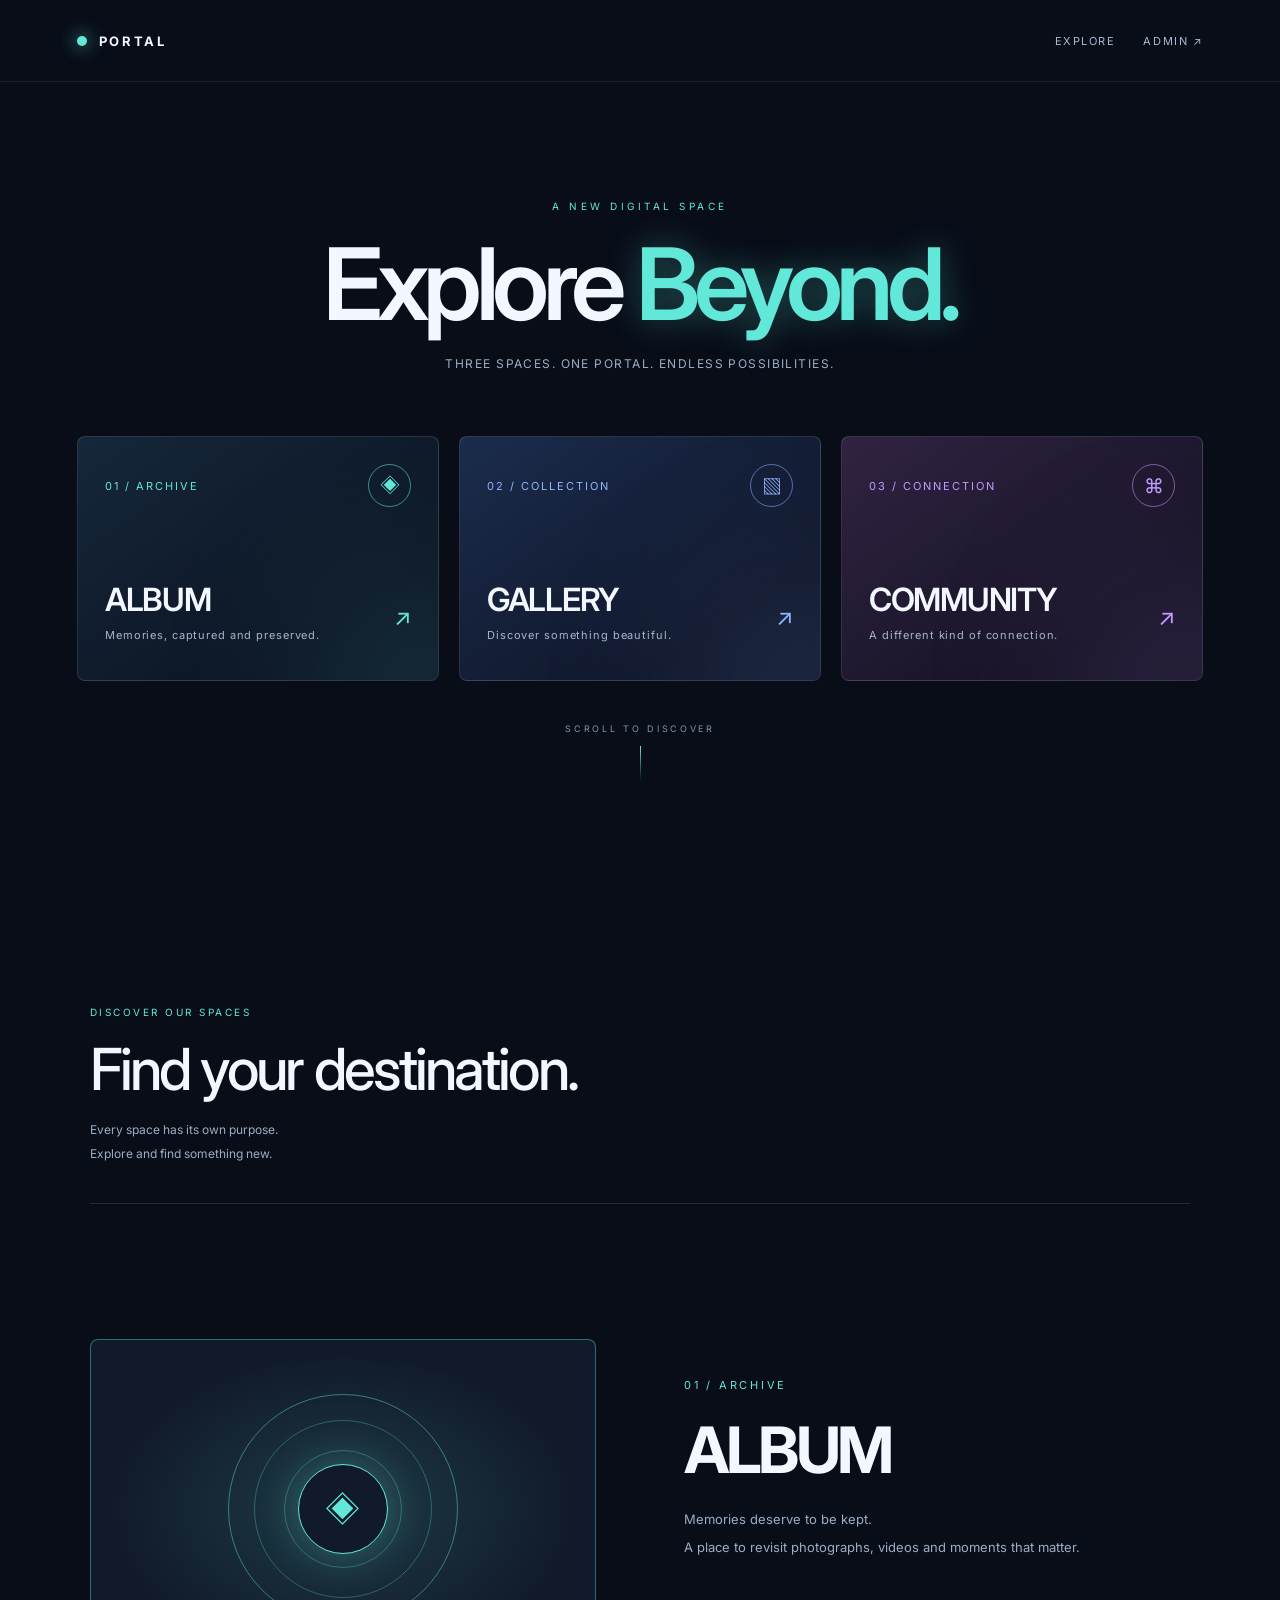
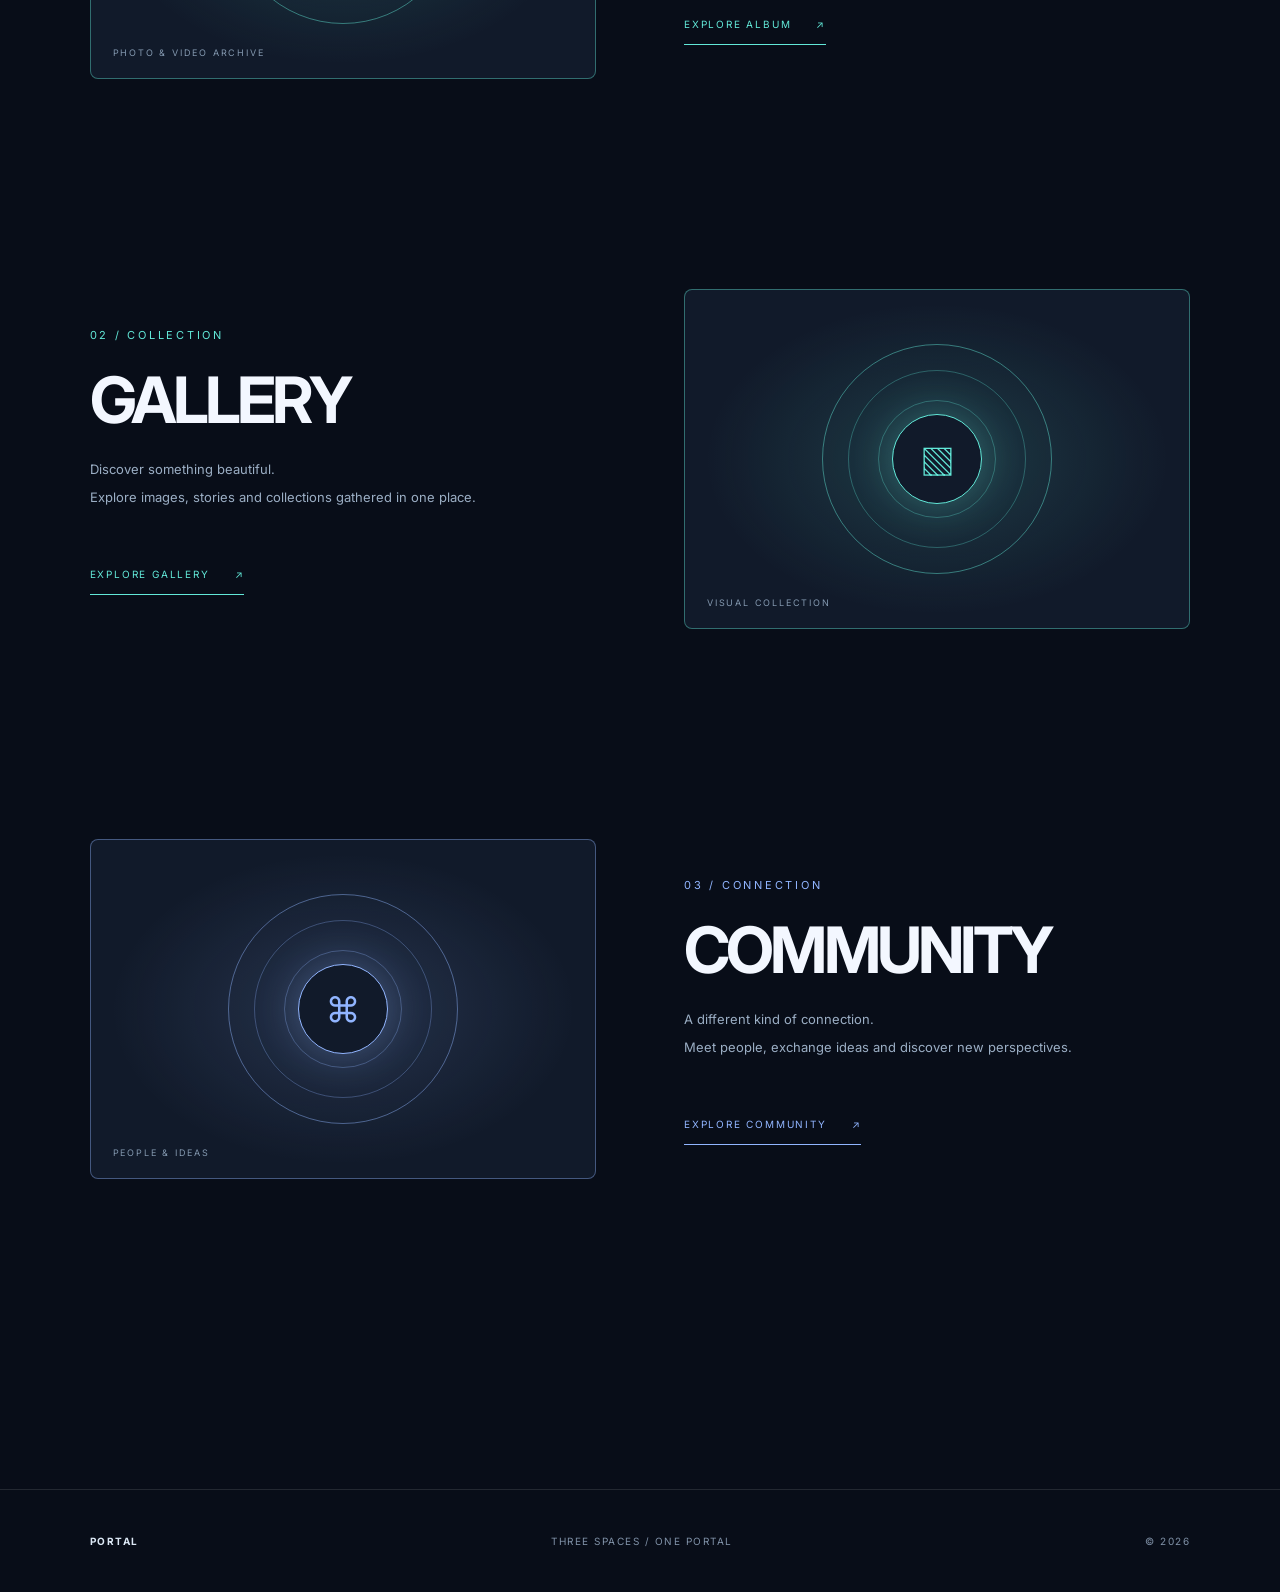
<file: PROJECT_FREEDAM/index.html>
<!DOCTYPE html>
<html lang="ja">
<head>
  <meta charset="UTF-8">
  <meta name="viewport" content="width=device-width, initial-scale=1.0">
  <meta name="theme-color" content="#080d18">
  <title>PORTAL — Explore Beyond</title>

  <link rel="preconnect" href="https://fonts.googleapis.com">
  <link rel="preconnect" href="https://fonts.gstatic.com" crossorigin>
  <link href="https://fonts.googleapis.com/css2?family=Inter:wght@400;500;600;700;800&family=Noto+Sans+JP:wght@400;500;700&display=swap" rel="stylesheet">

  <link rel="stylesheet" href="style.css">
</head>

<body>

  <div class="background">
    <div class="orb one"></div>
    <div class="orb two"></div>
  </div>

  <header>
    <a href="#" class="logo">
      <span class="logo-mark"></span>
      PORTAL
    </a>

    <nav class="header-right">
      <a href="#destinations">EXPLORE</a>
      <a href="./admin/admin.html">ADMIN ↗</a>
    </nav>
  </header>

  <main>

    <!-- 最初の画面 -->

    <section class="hero">
      <div class="hero-content">

        <div class="hero-heading">
          <div class="eyebrow">A NEW DIGITAL SPACE</div>

          <h1>
            Explore <span>Beyond.</span>
          </h1>

          <p class="hero-description">
            THREE SPACES. ONE PORTAL. ENDLESS POSSIBILITIES.
          </p>
        </div>

        <div class="portal-grid">

          <a href="./album/index.html" class="portal-card">
            <div class="card-top">
              <span class="card-number">01 / ARCHIVE</span>
              <div class="card-icon">◈</div>
            </div>

            <div class="card-bottom">
              <div>
                <h2 class="card-title">ALBUM</h2>
                <p class="card-subtitle">Memories, captured and preserved.</p>
              </div>
              <span class="card-arrow">↗</span>
            </div>
          </a>

          <a href="./gallery/index.html" class="portal-card">
            <div class="card-top">
              <span class="card-number">02 / COLLECTION</span>
              <div class="card-icon">▧</div>
            </div>

            <div class="card-bottom">
              <div>
                <h2 class="card-title">GALLERY</h2>
                <p class="card-subtitle">Discover something beautiful.</p>
              </div>
              <span class="card-arrow">↗</span>
            </div>
          </a>

          <a href="./community/index.html" class="portal-card">
            <div class="card-top">
              <span class="card-number">03 / CONNECTION</span>
              <div class="card-icon">⌘</div>
            </div>

            <div class="card-bottom">
              <div>
                <h2 class="card-title">COMMUNITY</h2>
                <p class="card-subtitle">A different kind of connection.</p>
              </div>
              <span class="card-arrow">↗</span>
            </div>
          </a>

        </div>

        <a href="#destinations" class="scroll-cue">
          <span>SCROLL TO DISCOVER</span>
          <span class="scroll-line"></span>
        </a>

      </div>
    </section>

    <!-- 各サイトの紹介 -->

    <section class="details" id="destinations">

      <div class="section-intro reveal">
        <span>DISCOVER OUR SPACES</span>
        <h2>Find your destination.</h2>
        <p>
          Every space has its own purpose.<br>
          Explore and find something new.
        </p>
      </div>

      <!-- ALBUM -->

      <section class="destination reveal" id="album-info">

        <div class="destination-visual">
          <div class="visual-orbit"></div>
          <div class="visual-core">◈</div>
          <span class="visual-label">PHOTO & VIDEO ARCHIVE</span>
        </div>

        <div class="destination-copy">
          <span class="number">01 / ARCHIVE</span>
          <h3>ALBUM</h3>
          <p>
            Memories deserve to be kept.<br>
            A place to revisit photographs,
            videos and moments that matter.
          </p>
          <a href="./album/index.html" class="destination-link">
            EXPLORE ALBUM <span>↗</span>
          </a>
        </div>

      </section>

      <!-- GALLERY -->

      <section class="destination reveal" id="gallery-info">

        <div class="destination-visual">
          <div class="visual-orbit"></div>
          <div class="visual-core">▧</div>
          <span class="visual-label">VISUAL COLLECTION</span>
        </div>

        <div class="destination-copy">
          <span class="number">02 / COLLECTION</span>
          <h3>GALLERY</h3>
          <p>
            Discover something beautiful.<br>
            Explore images, stories and
            collections gathered in one place.
          </p>
          <a href="./gallery/index.html" class="destination-link">
            EXPLORE GALLERY <span>↗</span>
          </a>
        </div>

      </section>

      <!-- COMMUNITY -->

      <section class="destination reveal" id="community-info">

        <div class="destination-visual">
          <div class="visual-orbit"></div>
          <div class="visual-core">⌘</div>
          <span class="visual-label">PEOPLE & IDEAS</span>
        </div>

        <div class="destination-copy">
          <span class="number">03 / CONNECTION</span>
          <h3>COMMUNITY</h3>
          <p>
            A different kind of connection.<br>
            Meet people, exchange ideas
            and discover new perspectives.
          </p>
          <a href="./community/index.html" class="destination-link">
            EXPLORE COMMUNITY <span>↗</span>
          </a>
        </div>

      </section>

    </section>

  </main>

  <footer>
    <span class="footer-logo">PORTAL</span>
    <span>THREE SPACES / ONE PORTAL</span>
    <span>© 2026</span>
  </footer>

  <script src="script.js"></script>

</body>
</html>
</file>
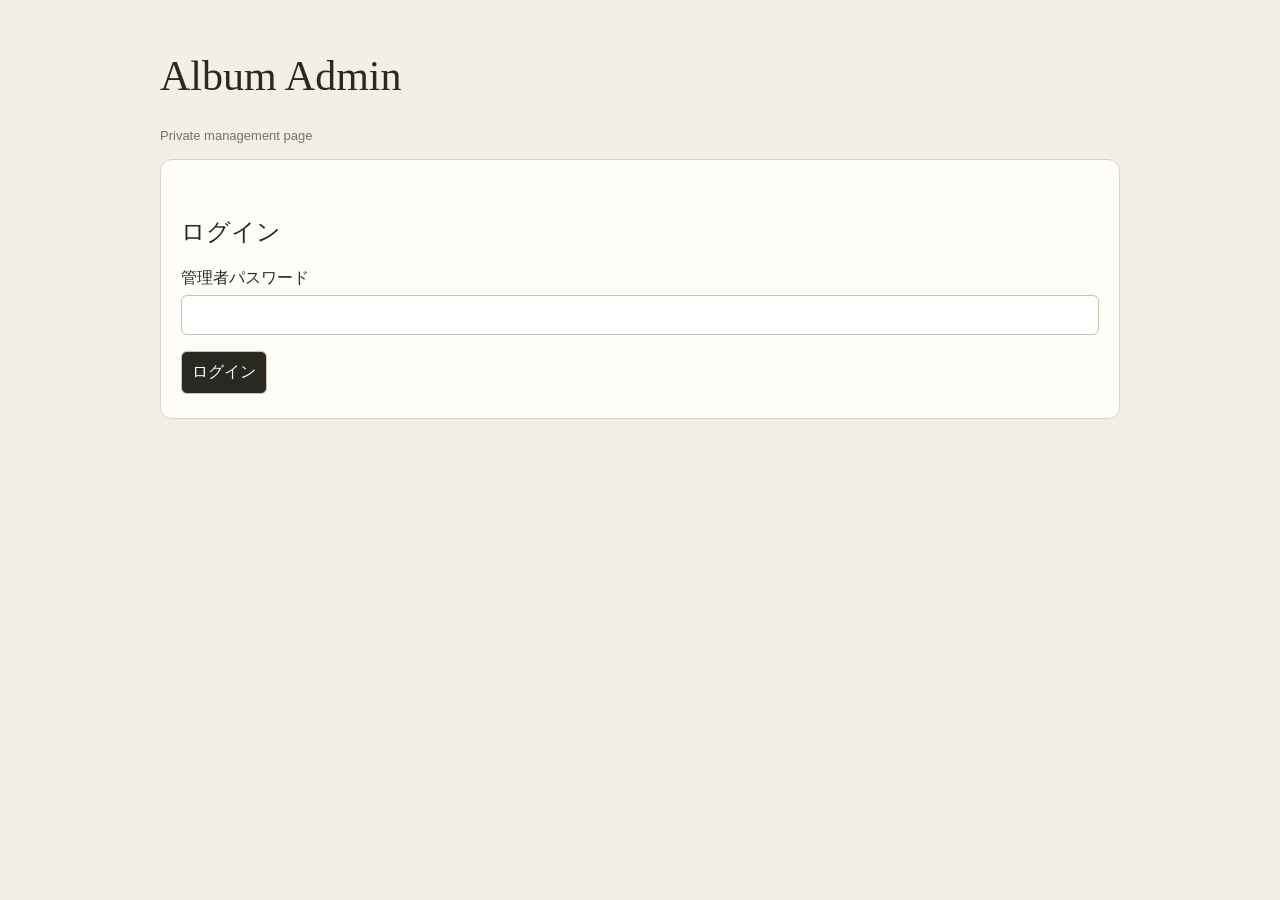
<file: AlbumV2/adminY/admin.html>
<!doctype html>
<html lang="ja">
<head>
  <meta charset="utf-8">
  <meta name="viewport" content="width=device-width, initial-scale=1">
  <title>Album Admin</title>

  <link rel="stylesheet" href="admin.css">
</head>
<body>
<main>
  <h1>Album Admin</h1>
  <p class="muted">Private management page</p>

  <section class="panel" id="loginPanel">
    <h2>ログイン</h2>
    <form id="loginForm">
      <label for="password">管理者パスワード</label>
      <input id="password" type="password" autocomplete="current-password" required>
      <button type="submit">ログイン</button>
    </form>
  </section>

  <div id="status" role="status"></div>

  <section id="dashboard" class="hidden">

  <div class="dashboard-actions">
    <button type="button" id="refreshButton">一覧を更新</button>
    <button type="button" id="logoutButton" class="secondary">ログアウト</button>
  </div>

  <div class="tabs">
    <button
      type="button"
      class="tab-button active"
      data-tab="commentsPanel">
      コメント管理
    </button>

    <button
      type="button"
      class="tab-button"
      data-tab="likesPanel">
      いいね管理
    </button>
  </div>

  <section id="commentsPanel" class="tab-panel active">
    <h2>コメント管理</h2>
    <div id="comments"></div>
  </section>

  <section id="likesPanel" class="tab-panel">
    <h2>いいね管理</h2>

    <div class="likes-summary">
        <h3>人気の写真</h3>
        <p class="muted">いいね数の多い順</p>
        <div id="likesRanking"></div>
    </div>

    <h3>すべての写真</h3>
    <div id="likes"></div>
    </section>

</section>
</main>

<script src="admin.js" defer></script>
</body>
</html>
</file>
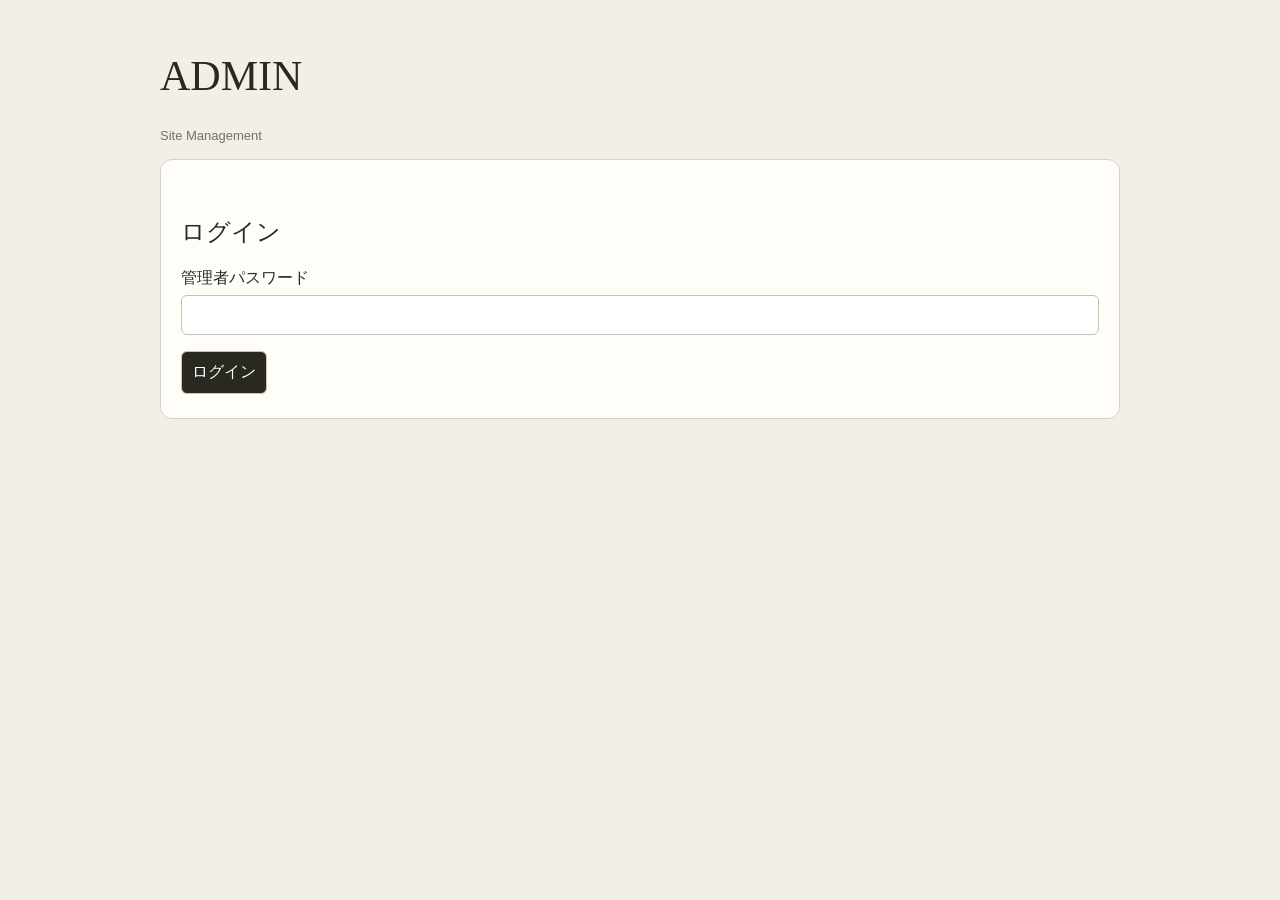
<file: PROJECT_FREEDAM/admin/admin.html>
<!doctype html>
<html lang="ja">
<head>
  <meta charset="utf-8">
  <meta name="viewport" content="width=device-width, initial-scale=1">
  <title>ADMIN</title>
  <link rel="stylesheet" href="admin.css">
</head>
<body>
<main>
  <h1>ADMIN</h1>
  <p class="muted">Site Management</p>

  <!-- ログイン -->
  <section class="panel" id="loginPanel">
    <h2>ログイン</h2>
    <form id="loginForm">
      <label for="password">管理者パスワード</label>
      <input
        id="password"
        type="password"
        autocomplete="current-password"
        required
      >
      <button type="submit">ログイン</button>
    </form>
  </section>

  <div id="status" role="status"></div>

  <!-- 管理画面 -->
  <section id="dashboard" class="hidden">

    <div class="dashboard-actions">
      <button type="button" id="refreshButton">一覧を更新</button>
      <button type="button" id="logoutButton" class="secondary">
        ログアウト
      </button>
    </div>

    <!-- 第1階層：サイト選択 -->
    <div class="site-tabs">
      <button
        type="button"
        class="site-tab-button active"
        data-site="albumSite"
      >
        ALBUM
      </button>

      <button
        type="button"
        class="site-tab-button"
        data-site="gallerySite"
      >
        GALLERY
      </button>

      <button
        type="button"
        class="site-tab-button"
        data-site="communitySite"
      >
        COMMUNITY
      </button>
    </div>

    <!-- ALBUM -->
    <section id="albumSite" class="site-panel active">

      <div class="site-heading">
        <h2>ALBUM</h2>
        <p class="muted">Photo Book Management</p>
      </div>

      <!-- 第2階層：ALBUM内の管理機能 -->
      <div class="function-tabs">
        <button
          type="button"
          class="function-tab-button active"
          data-function="commentsPanel"
        >
          コメント管理
        </button>

        <button
          type="button"
          class="function-tab-button"
          data-function="likesPanel"
        >
          いいね管理
        </button>
      </div>

      <!-- コメント管理 -->
      <section id="commentsPanel" class="function-panel active">
        <h2>コメント管理</h2>
        <div id="comments"></div>
      </section>

      <!-- いいね管理 -->
      <section id="likesPanel" class="function-panel">
        <h2>いいね管理</h2>

        <div class="likes-summary">
          <h3>人気の写真</h3>
          <p class="muted">いいね数の多い順</p>
          <div id="likesRanking"></div>
        </div>

        <h3>すべての写真</h3>
        <div id="likes"></div>
      </section>

    </section>

    <!-- GALLERY -->
    <section id="gallerySite" class="site-panel">

      <div class="site-heading">
        <h2>GALLERY</h2>
        <p class="muted">Photo Exhibition Management</p>
      </div>

      <!-- GALLERYの詳細機能は後から追加 -->
      <section id="galleryPanel" class="function-panel active">

        <div class="panel gallery-upload-panel">
          <h3>写真を追加</h3>

          <form id="galleryForm">
            <label for="galleryFile">写真</label>
            <input
              id="galleryFile"
              type="file"
              accept="image/jpeg,image/png,image/webp,image/gif"
              required
            >

            <label for="galleryTitle">タイトル</label>
            <input
              id="galleryTitle"
              type="text"
              maxlength="100"
              required
            >

            <label for="galleryDescription">説明</label>
            <textarea
              id="galleryDescription"
              rows="4"
            ></textarea>

            <label for="galleryDate">撮影日</label>
            <input id="galleryDate" type="date">

            <label class="gallery-publish-label">
              <input id="galleryPublish" type="checkbox">
              公開する
            </label>

            <button type="submit" id="gallerySubmitButton">
              写真を追加
            </button>
          </form>
        </div>

        <div class="gallery-list-section">
          <h3>登録済みの写真</h3>
          <div id="galleryPhotos"></div>
        </div>

      </section>
    </section>

    <!-- COMMUNITY -->
    <section id="communitySite" class="site-panel">

      <div class="site-heading">
        <h2>COMMUNITY</h2>
        <p class="muted">Community Management</p>
      </div>

      <div class="function-tabs community-tabs">
        <button type="button" class="function-tab-button active"
          data-function="communityDashboardPanel">概要</button>
        <button type="button" class="function-tab-button"
          data-function="communityUsersPanel">ユーザー</button>
        <button type="button" class="function-tab-button"
          data-function="communityPostsPanel">投稿</button>
        <button type="button" class="function-tab-button"
          data-function="communityReportsPanel">通報</button>
        <button type="button" class="function-tab-button"
          data-function="communityLogsPanel">操作ログ</button>
      </div>

      <!-- 概要 -->
      <section id="communityDashboardPanel"
        class="function-panel active">

        <h2>COMMUNITY OVERVIEW</h2>

        <div class="community-stats">
          <div class="community-stat">
            <span>ユーザー数</span>
            <strong id="communityUserCount">--</strong>
          </div>

          <div class="community-stat">
            <span>投稿数</span>
            <strong id="communityPostCount">--</strong>
          </div>

          <div class="community-stat">
            <span>未対応通報</span>
            <strong id="communityReportCount">--</strong>
          </div>
        </div>

        <p class="muted" id="communityDashboardUpdated">
          データを読み込んでください。
        </p>
      </section>

      <!-- ユーザー管理 -->
      <section id="communityUsersPanel" class="function-panel">
        <h2>ユーザー管理</h2>

        <input
          id="communityUserSearch"
          type="search"
          placeholder="ユーザー名で検索"
        >

        <button type="button" id="communityUserSearchButton">
          検索
        </button>

        <div id="communityUsers"></div>
      </section>

      <!-- 投稿管理 -->
      <section id="communityPostsPanel" class="function-panel">
        <h2>投稿管理</h2>

        <input
          id="communityPostSearch"
          type="search"
          placeholder="投稿内容・ユーザー名で検索"
        >

        <button type="button" id="communityPostSearchButton">
          検索
        </button>

        <div id="communityPosts"></div>
      </section>

      <!-- 通報管理 -->
      <section id="communityReportsPanel" class="function-panel">
        <h2>通報管理</h2>

        <select id="communityReportStatus">
          <option value="pending">未対応</option>
          <option value="reviewing">確認中</option>
          <option value="resolved">対応済み</option>
          <option value="rejected">対応不要</option>
          <option value="">すべて</option>
        </select>

        <button type="button" id="communityReportSearchButton">
          表示
        </button>

        <div id="communityReports"></div>
      </section>

      <!-- DM確認 -->
      <section id="communityDmPanel" class="function-panel">
        <h2>通報されたDM</h2>
        <p class="muted">
          通報に関連する会話のみ表示します。
          確認操作は管理ログに記録されます。
        </p>
        <div id="communityReportedDm"></div>
      </section>

      <!-- 操作ログ -->
      <section id="communityLogsPanel" class="function-panel">
        <h2>管理者の操作ログ</h2>
        <div id="communityLogs"></div>
      </section>

    </section>

  </section>
</main>

<script src="admin.js" defer></script>
</body>
</html>
</file>
<file: PROJECT_FREEDAM/style.css>
:root {
    --bg: #080d18;
    --panel: #101a2b;
    --text: #f3f7ff;
    --muted: #9baec4;
    --cyan: #62e8d8;
    --blue: #91b5ff;
    --purple: #c49aff;
}

* {
    box-sizing: border-box;
}

html {
    scroll-behavior: smooth;
    background: var(--bg);
}

body {
    margin: 0;
    color: var(--text);
    background: var(--bg);
    font-family: 'Inter', 'Noto Sans JP', sans-serif;
    overflow-x: hidden;
}

body::after {
    content: "";
    position: fixed;
    inset: 0;
    z-index: 100;
    pointer-events: none;
    background: #080d18;
    opacity: 0;
    transition: opacity .35s ease;
}

body.leaving::after {
    opacity: 1;
}

a {
    color: inherit;
    text-decoration: none;
}

button {
    font: inherit;
}

/* 背景 */

.background {
    position: fixed;
    inset: 0;
    z-index: -2;
    overflow: hidden;
    pointer-events: none;
    background:
    radial-gradient(ellipse at 15% 20%, #12304455, transparent 45%),
    radial-gradient(ellipse at 85% 75%, #30204c44, transparent 45%),
    #080d18;
}

.background::before {
    content: "";
    position: absolute;
    inset: 0;
    opacity: .18;
    background-image:
    linear-gradient(#8ab4d411 1px, transparent 1px),
    linear-gradient(90deg, #8ab4d411 1px, transparent 1px);
    background-size: 55px 55px;
    mask-image: linear-gradient(to bottom, black, transparent 90%);
}

.orb {
    position: absolute;
    width: 420px;
    height: 420px;
    border-radius: 50%;
    filter: blur(110px);
    opacity: .15;
    animation: orbMove 14s ease-in-out infinite alternate;
}

.orb.one {
    background: #38d9d0;
    top: 5%;
    left: -200px;
}

.orb.two {
    background: #7654e8;
    right: -220px;
    top: 35%;
    animation-delay: -5s;
}

@keyframes orbMove {
    to {
    transform: translate(100px, 80px) scale(1.2);
    }
}

/* ヘッダー */

header {
    position: absolute;
    top: 0;
    left: 0;
    width: 100%;
    height: 82px;
    padding: 0 6vw;
    display: flex;
    align-items: center;
    justify-content: space-between;
    z-index: 10;
    border-bottom: 1px solid #ffffff12;
}

.logo {
    display: flex;
    align-items: center;
    gap: 12px;
    font-size: 13px;
    font-weight: 700;
    letter-spacing: .2em;
}

.logo-mark {
    width: 10px;
    height: 10px;
    background: var(--cyan);
    border-radius: 50%;
    box-shadow: 0 0 18px var(--cyan);
}

.header-right {
    display: flex;
    align-items: center;
    gap: 28px;
    font-size: 11px;
    letter-spacing: .14em;
    color: #a9bad0;
}

.header-right a {
    transition: color .25s;
}

.header-right a:hover {
    color: var(--cyan);
}

.admin-link {
    border: 1px solid #ffffff30;
    padding: 10px 16px;
    border-radius: 3px;
}

/* 最初の画面 */

.hero {
    min-height: 100svh;
    position: relative;
    display: flex;
    flex-direction: column;
    justify-content: center;
    padding: 125px 6vw 45px;
}

.hero-content {
    width: min(1250px, 100%);
    margin: auto;
}

.hero-heading {
    text-align: center;
    margin-bottom: 65px;
}

.eyebrow {
    color: var(--cyan);
    font-size: 10px;
    letter-spacing: .35em;
    margin-bottom: 22px;
    opacity: 0;
    animation: fadeUp .8s .3s forwards;
}

.hero-heading h1 {
    font-size: clamp(48px, 8vw, 100px);
    line-height: 1;
    letter-spacing: -.065em;
    font-weight: 600;
    margin: 0;
    opacity: 0;
    animation: titleAppear 1s .55s forwards;
}

.hero-heading h1 span {
    color: var(--cyan);
    text-shadow: 0 0 35px #62e8d855;
}

.hero-description {
    color: var(--muted);
    font-size: 12px;
    letter-spacing: .12em;
    margin-top: 22px;
    opacity: 0;
    animation: fadeUp .8s .9s forwards;
}

@keyframes titleAppear {
    from {
    opacity: 0;
    transform: translateY(25px);
    filter: blur(12px);
    }
    to {
    opacity: 1;
    transform: translateY(0);
    filter: blur(0);
    }
}

@keyframes fadeUp {
    to {
    opacity: 1;
    transform: translateY(0);
    }
    from {
    opacity: 0;
    transform: translateY(15px);
    }
}

/* 3つのカード */

.portal-grid {
    display: grid;
    grid-template-columns: repeat(3, 1fr);
    gap: 20px;
}

.portal-card {
    --accent: var(--cyan);
    position: relative;
    min-height: 245px;
    padding: 27px;
    display: flex;
    flex-direction: column;
    justify-content: space-between;
    overflow: hidden;
    isolation: isolate;
    border: 1px solid #ffffff20;
    border-radius: 8px;
    background: linear-gradient(145deg, #15273a, #0d1524 75%);
    transition:
    transform .45s cubic-bezier(.2,.8,.2,1),
    border-color .4s,
    box-shadow .4s;
    opacity: 0;
    cursor: pointer;
}

.portal-card:nth-child(1) {
    --accent: var(--cyan);
    animation: cardEnter .8s 1.15s forwards;
}

.portal-card:nth-child(2) {
    --accent: var(--blue);
    background: linear-gradient(145deg, #1b2c4c, #10172b 75%);
    animation: cardEnter .8s 1.35s forwards;
}

.portal-card:nth-child(3) {
    --accent: var(--purple);
    background: linear-gradient(145deg, #302342, #171326 75%);
    animation: cardEnter .8s 1.55s forwards;
}

@keyframes cardEnter {
    from {
    opacity: 0;
    transform: translateY(45px) scale(.96);
    filter: blur(8px);
    }
    to {
    opacity: 1;
    transform: translateY(0) scale(1);
    filter: blur(0);
    }
}

.portal-card::before {
    content: "";
    position: absolute;
    z-index: -1;
    width: 240px;
    height: 240px;
    right: -100px;
    bottom: -120px;
    border-radius: 50%;
    background: var(--accent);
    filter: blur(85px);
    opacity: .13;
    transition: opacity .4s, transform .5s;
}

.portal-card::after {
    content: "";
    position: absolute;
    top: 0;
    left: -120%;
    width: 70%;
    height: 100%;
    background: linear-gradient(
    100deg,
    transparent,
    #ffffff0c,
    transparent
    );
    transform: skewX(-20deg);
    transition: left .8s;
}

.portal-card:hover {
    transform: translateY(-10px) scale(1.015);
    border-color: var(--accent);
    box-shadow: 0 15px 55px #0006, 0 0 25px color-mix(in srgb, var(--accent) 20%, transparent);
}

.portal-card:hover::before {
    opacity: .35;
    transform: scale(1.3);
}

.portal-card:hover::after {
    left: 140%;
}

.card-top,
.card-bottom {
    display: flex;
    justify-content: space-between;
    align-items: center;
}

.card-number {
    font-size: 11px;
    letter-spacing: .18em;
    color: var(--accent);
}

.card-icon {
    width: 43px;
    height: 43px;
    border: 1px solid color-mix(in srgb, var(--accent) 55%, transparent);
    color: var(--accent);
    display: grid;
    place-items: center;
    border-radius: 50%;
    font-size: 20px;
}

.card-title {
    margin: 0;
    font-size: clamp(21px, 2.5vw, 34px);
    letter-spacing: -.04em;
    font-weight: 600;
}

.card-subtitle {
    color: #a6b7cb;
    font-size: 11px;
    letter-spacing: .08em;
    margin-top: 9px;
}

.card-arrow {
    color: var(--accent);
    font-size: 23px;
    transition: transform .3s;
}

.portal-card:hover .card-arrow {
    transform: translate(5px, -5px);
}

.scroll-cue {
    display: flex;
    justify-content: center;
    align-items: center;
    flex-direction: column;
    gap: 12px;
    margin-top: 42px;
    color: #8396ad;
    font-size: 9px;
    letter-spacing: .3em;
}

.scroll-line {
    height: 35px;
    width: 1px;
    background: linear-gradient(var(--cyan), transparent);
    animation: scrollPulse 1.6s infinite;
}

@keyframes scrollPulse {
    50% {
    transform: scaleY(.55);
    opacity: .4;
    }
}

/* 紹介セクション */

.details {
    padding: 100px 7vw 150px;
}

.section-intro {
    max-width: 1200px;
    margin: 0 auto 85px;
    padding-bottom: 25px;
    border-bottom: 1px solid #ffffff20;
}

.section-intro span {
    color: var(--cyan);
    font-size: 10px;
    letter-spacing: .25em;
}

.section-intro h2 {
    font-size: clamp(32px, 5vw, 58px);
    font-weight: 500;
    letter-spacing: -.05em;
    margin: 14px 0;
}

.section-intro p {
    color: var(--muted);
    font-size: 12px;
    line-height: 2;
}

.destination {
    --accent: var(--cyan);
    width: min(1200px, 100%);
    min-height: 440px;
    margin: 0 auto 110px;
    display: grid;
    grid-template-columns: 1fr 1fr;
    align-items: center;
    gap: 8%;
    scroll-margin-top: 50px;
}

.destination:nth-of-type(3) {
    --accent: var(--blue);
}

.destination:nth-of-type(4) {
    --accent: var(--purple);
}

.destination:nth-of-type(even) .destination-visual {
    order: 2;
}

.destination-visual {
    position: relative;
    min-height: 340px;
    display: grid;
    place-items: center;
    overflow: hidden;
    border: 1px solid color-mix(in srgb, var(--accent) 40%, transparent);
    border-radius: 8px;
    background:
    radial-gradient(ellipse at center, color-mix(in srgb, var(--accent) 16%, transparent), transparent 65%),
    #111a2a;
}

.visual-orbit {
    position: absolute;
    width: 230px;
    height: 230px;
    border: 1px solid color-mix(in srgb, var(--accent) 45%, transparent);
    border-radius: 50%;
    animation: orbit 18s linear infinite;
}

.visual-orbit::before,
.visual-orbit::after {
    content: "";
    position: absolute;
    border: 1px solid color-mix(in srgb, var(--accent) 30%, transparent);
    border-radius: 50%;
}

.visual-orbit::before {
    inset: 25px;
}

.visual-orbit::after {
    inset: 55px;
}

@keyframes orbit {
    to {
    transform: rotate(360deg);
    }
}

.visual-core {
    width: 90px;
    height: 90px;
    border-radius: 50%;
    display: grid;
    place-items: center;
    color: var(--accent);
    font-size: 35px;
    border: 1px solid var(--accent);
    box-shadow: 0 0 45px color-mix(in srgb, var(--accent) 30%, transparent);
    background: #111a2a;
    z-index: 1;
}

.visual-label {
    position: absolute;
    bottom: 20px;
    left: 22px;
    font-size: 9px;
    letter-spacing: .2em;
    color: #8499b0;
}

.destination-copy .number {
    font-size: 11px;
    letter-spacing: .25em;
    color: var(--accent);
}

.destination-copy h3 {
    font-size: clamp(38px, 5vw, 65px);
    letter-spacing: -.06em;
    margin: 18px 0;
}

.destination-copy p {
    max-width: 420px;
    color: var(--muted);
    font-size: 13px;
    line-height: 2.1;
}

.destination-link {
    display: inline-flex;
    align-items: center;
    gap: 25px;
    margin-top: 30px;
    padding: 14px 0;
    border-bottom: 1px solid var(--accent);
    color: var(--accent);
    font-size: 10px;
    letter-spacing: .18em;
    transition: gap .3s;
}

.destination-link:hover {
    gap: 38px;
}

/* スクロール表示 */

.reveal {
    opacity: 0;
    transform: translateY(35px);
    transition: opacity .9s ease, transform .9s ease;
}

.reveal.is-visible {
    opacity: 1;
    transform: translateY(0);
}

/* フッター */

footer {
    padding: 45px 7vw;
    border-top: 1px solid #ffffff1c;
    display: flex;
    justify-content: space-between;
    align-items: center;
    color: #8092a8;
    font-size: 10px;
    letter-spacing: .15em;
}

.footer-logo {
    color: #dce8f5;
    font-weight: 700;
}

/* スマートフォン */

@media (max-width: 760px) {
    header {
    height: 68px;
    padding: 0 5vw;
    }

    .header-right {
    gap: 12px;
    font-size: 9px;
    }

    .admin-link {
    padding: 8px 10px;
    }

    .hero {
    padding: 110px 5vw 55px;
    }

    .hero-heading {
    margin-bottom: 45px;
    }

    .hero-heading h1 {
    font-size: clamp(48px, 12vw, 76px);
    }

    .hero-description {
    font-size: 10px;
    }

    .portal-grid {
    grid-template-columns: 1fr;
    gap: 12px;
    }

    .portal-card {
    min-height: 155px;
    padding: 20px;
    }

    .card-icon {
    width: 35px;
    height: 35px;
    font-size: 17px;
    }

    .card-title {
    font-size: 25px;
    }

    .scroll-cue {
    margin-top: 35px;
    }

    .details {
    padding: 75px 6vw 80px;
    }

    .section-intro {
    margin-bottom: 60px;
    }

    .destination {
    grid-template-columns: 1fr;
    gap: 25px;
    margin-bottom: 85px;
    }

    .destination:nth-of-type(even) .destination-visual {
    order: 0;
    }

    .destination-visual {
    min-height: 260px;
    }

    .visual-orbit {
    width: 180px;
    height: 180px;
    }

    .destination-copy h3 {
    font-size: 43px;
    }

    footer {
    padding: 30px 6vw;
    gap: 15px;
    flex-wrap: wrap;
    }
}

@media (prefers-reduced-motion: reduce) {
    *,
    *::before,
    *::after {
    scroll-behavior: auto !important;
    animation-duration: .01ms !important;
    animation-iteration-count: 1 !important;
    transition-duration: .01ms !important;
    }

    .reveal {
    opacity: 1;
    transform: none;
    }
}
</file>
<file: AlbumV2/adminY/admin.css>
* { box-sizing: border-box; }
body {
    margin: 0;
    padding: 24px;
    background: #f2efe8;
    color: #292821;
    font-family: Arial, sans-serif;
}
main { max-width: 960px; margin: auto; }
h1, h2 { font-family: Georgia, serif; font-weight: 400; }
h1 { font-size: 42px; }
h2 { margin-top: 36px; }
.panel {
    background: #fffdf8;
    border: 1px solid #d8d1c5;
    border-radius: 12px;
    padding: 20px;
    margin: 16px 0;
}
input, textarea, button {
    font: inherit;
    padding: 10px;
    border: 1px solid #c9c1b5;
    border-radius: 6px;
}
input, textarea { width: 100%; margin: 6px 0 12px; }
textarea { min-height: 90px; resize: vertical; }
button {
    cursor: pointer;
    background: #292821;
    color: white;
    margin: 4px 4px 4px 0;
}
button.secondary { background: #e8e2d8; color: #292821; }
button.danger { background: #9d3830; }
.muted { color: #777166; font-size: 13px; }
.item { border-top: 1px solid #ddd6ca; padding: 16px 0; }
.item:first-child { border-top: 0; }
.item p { white-space: pre-wrap; overflow-wrap: anywhere; }
.hidden { display: none !important; }
#status { white-space: pre-wrap; margin: 12px 0; }
@media (max-width: 600px) {
    body { padding: 14px; }
    h1 { font-size: 34px; }
}

.tabs {
  display: flex;
  gap: 8px;
  border-bottom: 1px solid #d8d1c5;
  margin: 24px 0;
}

.tab-button {
  background: transparent;
  color: inherit;
  border: none;
  border-bottom: 2px solid transparent;
  padding: 12px 18px;
  cursor: pointer;
}

.tab-button.active {
  border-bottom-color: #8a765b;
  font-weight: bold;
}

.tab-panel {
  display: none;
}

.tab-panel.active {
  display: block;
}

.hidden {
  display: none !important;
}

.likes-summary {
  background: #fffdf8;
  border: 1px solid #d8d1c5;
  border-radius: 12px;
  padding: 22px;
  margin: 16px 0 30px;
}

.likes-summary h3 {
  margin: 0;
  font-size: 22px;
  font-weight: 400;
}

.ranking-item {
  padding: 16px 0;
  border-bottom: 1px solid #e3ddd3;
}

.ranking-item:last-child {
  border-bottom: none;
}

.ranking-top {
  display: flex;
  justify-content: space-between;
  align-items: center;
  gap: 12px;
  margin-bottom: 9px;
}

.ranking-label {
  overflow-wrap: anywhere;
  font-size: 14px;
}

.ranking-count {
  white-space: nowrap;
  font-size: 13px;
  color: #777166;
}

.ranking-track {
  width: 100%;
  height: 10px;
  border-radius: 99px;
  overflow: hidden;
  background: #e8e2d8;
}

.ranking-bar {
  height: 100%;
  border-radius: 99px;
  background: #8a765b;
  transition: width 0.3s ease;
}

.edit-form {
  margin: 14px 0;
  padding: 16px;
  background: #f2efe8;
  border-radius: 8px;
}

.edit-form label {
  display: block;
  font-size: 14px;
  margin-top: 8px;
}

.edit-form input,
.edit-form textarea {
  width: 100%;
  display: block;
}

.edit-form textarea {
  min-height: 110px;
}

.like-row {
  display: flex;
  justify-content: space-between;
  align-items: center;
  gap: 12px;
  flex-wrap: wrap;
  padding: 10px 12px;
  margin: 8px 0;
  background: #f2efe8;
  border-radius: 8px;
}

.like-row span {
  font-size: 12px;
  overflow-wrap: anywhere;
}

.likes-details {
  margin: 14px 0;
  border: 1px solid #d8d1c5;
  border-radius: 8px;
  background: #fffdf8;
  overflow: hidden;
}

.likes-details summary {
  padding: 14px 16px;
  cursor: pointer;
  font-size: 14px;
  list-style: none;
  display: flex;
  align-items: center;
  justify-content: space-between;
  gap: 12px;
}

.likes-details summary::-webkit-details-marker {
  display: none;
}

.likes-details summary::after {
  content: "⌄";
  font-size: 20px;
  transition: transform 0.2s ease;
}

.likes-details[open] summary::after {
  transform: rotate(180deg);
}

.likes-details .like-row {
  margin: 0;
  padding: 12px 16px;
  border-top: 1px solid #e3ddd3;
  border-radius: 0;
}

.likes-details .like-row span {
  font-size: 13px;
  color: #777166;
}

/* いいね詳細の開閉アニメーション */
.likes-details summary {
  transition: background-color 0.25s ease;
}

.likes-details summary:hover {
  background: #f2efe8;
}

.likes-details[open] summary {
  background: #f2efe8;
}

/* 詳細が開いたときに、記録が下へ現れる */
.likes-details[open] .like-row {
  animation: likeRowEnter 0.3s ease both;
}

.likes-details[open] .like-row:nth-of-type(2) {
  animation-delay: 0.04s;
}

.likes-details[open] .like-row:nth-of-type(3) {
  animation-delay: 0.08s;
}

@keyframes likeRowEnter {
  from {
    opacity: 0;
    transform: translateY(-8px);
  }

  to {
    opacity: 1;
    transform: translateY(0);
  }
}

/* 動きを少なくする設定の人にはアニメーションを抑える */
@media (prefers-reduced-motion: reduce) {
  .likes-details[open] .like-row {
    animation: none;
  }

  .likes-details summary,
  .likes-details summary::after {
    transition: none;
  }
}
</file>
<file: PROJECT_FREEDAM/admin/admin.css>
* { box-sizing: border-box; }
body {
    margin: 0;
    padding: 24px;
    background: #f2efe8;
    color: #292821;
    font-family: Arial, sans-serif;
}
main { max-width: 960px; margin: auto; }
h1, h2 { font-family: Georgia, serif; font-weight: 400; }
h1 { font-size: 42px; }
h2 { margin-top: 36px; }
.panel {
    background: #fffdf8;
    border: 1px solid #d8d1c5;
    border-radius: 12px;
    padding: 20px;
    margin: 16px 0;
}
input, textarea, button {
    font: inherit;
    padding: 10px;
    border: 1px solid #c9c1b5;
    border-radius: 6px;
}
input, textarea { width: 100%; margin: 6px 0 12px; }
textarea { min-height: 90px; resize: vertical; }
button {
    cursor: pointer;
    background: #292821;
    color: white;
    margin: 4px 4px 4px 0;
}
button.secondary { background: #e8e2d8; color: #292821; }
button.danger { background: #9d3830; }
.muted { color: #777166; font-size: 13px; }
.item { border-top: 1px solid #ddd6ca; padding: 16px 0; }
.item:first-child { border-top: 0; }
.item p { white-space: pre-wrap; overflow-wrap: anywhere; }
.hidden { display: none !important; }
#status { white-space: pre-wrap; margin: 12px 0; }
@media (max-width: 600px) {
    body { padding: 14px; }
    h1 { font-size: 34px; }
}

.tabs {
  display: flex;
  gap: 8px;
  border-bottom: 1px solid #d8d1c5;
  margin: 24px 0;
}

.tab-button {
  background: transparent;
  color: inherit;
  border: none;
  border-bottom: 2px solid transparent;
  padding: 12px 18px;
  cursor: pointer;
}

.tab-button.active {
  border-bottom-color: #8a765b;
  font-weight: bold;
}

.tab-panel {
  display: none;
}

.tab-panel.active {
  display: block;
}

.hidden {
  display: none !important;
}

.likes-summary {
  background: #fffdf8;
  border: 1px solid #d8d1c5;
  border-radius: 12px;
  padding: 22px;
  margin: 16px 0 30px;
}

.likes-summary h3 {
  margin: 0;
  font-size: 22px;
  font-weight: 400;
}

.ranking-item {
  padding: 16px 0;
  border-bottom: 1px solid #e3ddd3;
}

.ranking-item:last-child {
  border-bottom: none;
}

.ranking-top {
  display: flex;
  justify-content: space-between;
  align-items: center;
  gap: 12px;
  margin-bottom: 9px;
}

.ranking-label {
  overflow-wrap: anywhere;
  font-size: 14px;
}

.ranking-count {
  white-space: nowrap;
  font-size: 13px;
  color: #777166;
}

.ranking-track {
  width: 100%;
  height: 10px;
  border-radius: 99px;
  overflow: hidden;
  background: #e8e2d8;
}

.ranking-bar {
  height: 100%;
  border-radius: 99px;
  background: #8a765b;
  transition: width 0.3s ease;
}

.edit-form {
  margin: 14px 0;
  padding: 16px;
  background: #f2efe8;
  border-radius: 8px;
}

.edit-form label {
  display: block;
  font-size: 14px;
  margin-top: 8px;
}

.edit-form input,
.edit-form textarea {
  width: 100%;
  display: block;
}

.edit-form textarea {
  min-height: 110px;
}

.like-row {
  display: flex;
  justify-content: space-between;
  align-items: center;
  gap: 12px;
  flex-wrap: wrap;
  padding: 10px 12px;
  margin: 8px 0;
  background: #f2efe8;
  border-radius: 8px;
}

.like-row span {
  font-size: 12px;
  overflow-wrap: anywhere;
}

.likes-details {
  margin: 14px 0;
  border: 1px solid #d8d1c5;
  border-radius: 8px;
  background: #fffdf8;
  overflow: hidden;
}

.likes-details summary {
  padding: 14px 16px;
  cursor: pointer;
  font-size: 14px;
  list-style: none;
  display: flex;
  align-items: center;
  justify-content: space-between;
  gap: 12px;
}

.likes-details summary::-webkit-details-marker {
  display: none;
}

.likes-details summary::after {
  content: "⌄";
  font-size: 20px;
  transition: transform 0.2s ease;
}

.likes-details[open] summary::after {
  transform: rotate(180deg);
}

.likes-details .like-row {
  margin: 0;
  padding: 12px 16px;
  border-top: 1px solid #e3ddd3;
  border-radius: 0;
}

.likes-details .like-row span {
  font-size: 13px;
  color: #777166;
}

/* いいね詳細の開閉アニメーション */
.likes-details summary {
  transition: background-color 0.25s ease;
}

.likes-details summary:hover {
  background: #f2efe8;
}

.likes-details[open] summary {
  background: #f2efe8;
}

/* 詳細が開いたときに、記録が下へ現れる */
.likes-details[open] .like-row {
  animation: likeRowEnter 0.3s ease both;
}

.likes-details[open] .like-row:nth-of-type(2) {
  animation-delay: 0.04s;
}

.likes-details[open] .like-row:nth-of-type(3) {
  animation-delay: 0.08s;
}

@keyframes likeRowEnter {
  from {
    opacity: 0;
    transform: translateY(-8px);
  }

  to {
    opacity: 1;
    transform: translateY(0);
  }
}

/* 動きを少なくする設定の人にはアニメーションを抑える */
@media (prefers-reduced-motion: reduce) {
  .likes-details[open] .like-row {
    animation: none;
  }

  .likes-details summary,
  .likes-details summary::after {
    transition: none;
  }
}


/* GALLERY管理 */

.gallery-upload-panel {
  margin-top: 20px;
}

.gallery-upload-panel h3 {
  margin-top: 0;
  font-weight: 400;
}

.gallery-upload-panel label {
  display: block;
  margin-top: 12px;
  font-size: 14px;
}

.gallery-publish-label {
  display: flex !important;
  align-items: center;
  gap: 8px;
  margin: 14px 0 !important;
}

.gallery-publish-label input {
  width: auto;
  margin: 0;
}

.gallery-photo {
  display: grid;
  grid-template-columns: 150px minmax(0, 1fr);
  gap: 18px;
  padding: 18px 0;
  border-top: 1px solid #ddd6ca;
}

.gallery-photo:first-child {
  border-top: 0;
}

.gallery-photo img {
  width: 100%;
  aspect-ratio: 1;
  object-fit: cover;
  background: #e8e2d8;
  border-radius: 6px;
}

.gallery-photo-info {
  min-width: 0;
}

.gallery-photo-info h3 {
  margin: 0 0 8px;
  font-weight: 400;
}

.gallery-photo-info p {
  white-space: pre-wrap;
  overflow-wrap: anywhere;
}

.gallery-status {
  display: inline-block;
  padding: 4px 9px;
  border-radius: 20px;
  background: #e8e2d8;
  font-size: 12px;
  margin-bottom: 8px;
}

.gallery-status.published {
  background: #e3eadf;
  color: #40543a;
}

.gallery-edit-form {
  margin-top: 12px;
  padding: 14px;
  background: #f2efe8;
  border-radius: 8px;
}

.gallery-edit-form label {
  display: block;
  margin-top: 10px;
  font-size: 13px;
}

@media (max-width: 600px) {
  .tabs {
    overflow-x: auto;
  }

  .tab-button {
    white-space: nowrap;
    padding: 12px;
  }

  .gallery-photo {
    grid-template-columns: 100px minmax(0, 1fr);
    gap: 12px;
  }
}


/* サイト選択タブ */
.site-tabs {
  display: flex;
  gap: 10px;
  margin: 35px 0 28px;
  border-bottom: 1px solid #d8d0c4;
}

.site-tab-button {
  padding: 14px 28px;
  border: 0;
  border-bottom: 2px solid transparent;
  background: transparent;
  color: #888176;
  cursor: pointer;
  font-size: 15px;
  letter-spacing: .08em;
}

.site-tab-button.active {
  color: #292720;
  border-bottom-color: #76664f;
}

/* サイト見出し */
.site-heading {
  margin: 28px 0 24px;
}

.site-heading h2 {
  margin: 0;
  font-size: 26px;
  font-weight: 400;
  letter-spacing: .08em;
}

.site-heading p {
  margin-top: 7px;
}

/* サイト内の機能タブ */
.function-tabs {
  display: flex;
  gap: 8px;
  margin-bottom: 24px;
  border-bottom: 1px solid #ddd6ca;
}

.function-tab-button {
  padding: 11px 18px;
  border: 0;
  border-bottom: 2px solid transparent;
  background: transparent;
  color: #888176;
  cursor: pointer;
  font-size: 14px;
}

.function-tab-button.active {
  color: #292720;
  border-bottom-color: #76664f;
}

/* 表示切り替え */
.site-panel,
.function-panel {
  display: none;
}

.site-panel.active,
.function-panel.active {
  display: block;
}

/* GALLERY管理 */
.gallery-upload-panel {
  margin-top: 20px;
}

.gallery-upload-panel h3 {
  margin-top: 0;
  font-weight: 400;
}

.gallery-upload-panel label {
  display: block;
  margin-top: 12px;
  font-size: 14px;
}

.gallery-publish-label {
  display: flex !important;
  align-items: center;
  gap: 8px;
  margin: 14px 0 !important;
}

.gallery-publish-label input {
  width: auto;
  margin: 0;
}

.gallery-photo {
  display: grid;
  grid-template-columns: 150px minmax(0, 1fr);
  gap: 18px;
  padding: 18px 0;
  border-top: 1px solid #ddd6ca;
}

.gallery-photo img {
  width: 100%;
  aspect-ratio: 1;
  object-fit: cover;
  background: #e8e2d8;
  border-radius: 6px;
}

.gallery-photo-info {
  min-width: 0;
}

.gallery-photo-info h3 {
  margin: 0 0 8px;
  font-weight: 400;
}

.gallery-photo-info p {
  white-space: pre-wrap;
  overflow-wrap: anywhere;
}

.gallery-status {
  display: inline-block;
  padding: 4px 9px;
  border-radius: 20px;
  background: #e8e2d8;
  font-size: 12px;
  margin-bottom: 8px;
}

.gallery-status.published {
  background: #e3eadf;
  color: #40543a;
}

.gallery-edit-form {
  margin-top: 12px;
  padding: 14px;
  background: #f2efe8;
  border-radius: 8px;
}

.gallery-edit-form label {
  display: block;
  margin-top: 10px;
  font-size: 13px;
}

@media (max-width: 600px) {
  .site-tab-button {
    flex: 1;
    padding: 13px 10px;
  }

  .function-tabs {
    overflow-x: auto;
  }

  .function-tab-button {
    white-space: nowrap;
    padding: 12px;
  }

  .gallery-photo {
    grid-template-columns: 100px minmax(0, 1fr);
    gap: 12px;
  }
}

/* =====================================
   COMMUNITY 管理画面
===================================== */

.community-tabs {
  overflow-x: auto;
}

.community-tabs button {
  white-space: nowrap;
}

.community-stats {
  display: grid;
  grid-template-columns: repeat(3, 1fr);
  gap: 14px;
  margin: 20px 0;
}

.community-stat {
  padding: 22px;
  background: #fffdf8;
  border: 1px solid #d8d1c5;
  border-radius: 12px;
}

.community-stat span {
  display: block;
  color: #777166;
  font-size: 13px;
}

.community-stat strong {
  display: block;
  margin-top: 12px;
  font-size: 30px;
  font-weight: 400;
}

.community-item {
  padding: 18px 0;
  border-top: 1px solid #ddd6ca;
  overflow-wrap: anywhere;
}

.community-item:first-child {
  border-top: 0;
}

.community-item h3 {
  margin: 0 0 8px;
  font-size: 17px;
  font-weight: 400;
}

.community-item p {
  white-space: pre-wrap;
  line-height: 1.7;
}

.community-meta {
  color: #777166;
  font-size: 12px;
}

.community-status {
  display: inline-block;
  padding: 5px 10px;
  margin: 5px 0;
  border-radius: 20px;
  background: #e8e2d8;
  font-size: 12px;
}

.community-status.pending {
  background: #f5e6d5;
  color: #875323;
}

.community-status.resolved {
  background: #e3eadf;
  color: #40543a;
}

.community-item select,
.community-item textarea {
  display: block;
  width: 100%;
  max-width: 400px;
  margin: 8px 0;
  padding: 10px;
  border: 1px solid #c9c1b5;
  border-radius: 6px;
  background: #fffdf8;
  color: #292821;
}

.community-item textarea {
  min-height: 70px;
}

.community-item button {
  margin-top: 8px;
}

.community-search {
  margin-bottom: 16px;
}

@media (max-width: 600px) {
  .community-stats {
    grid-template-columns: 1fr;
  }

  .community-stat {
    padding: 16px;
  }

  .community-stat strong {
    font-size: 25px;
  }
}
</file>
